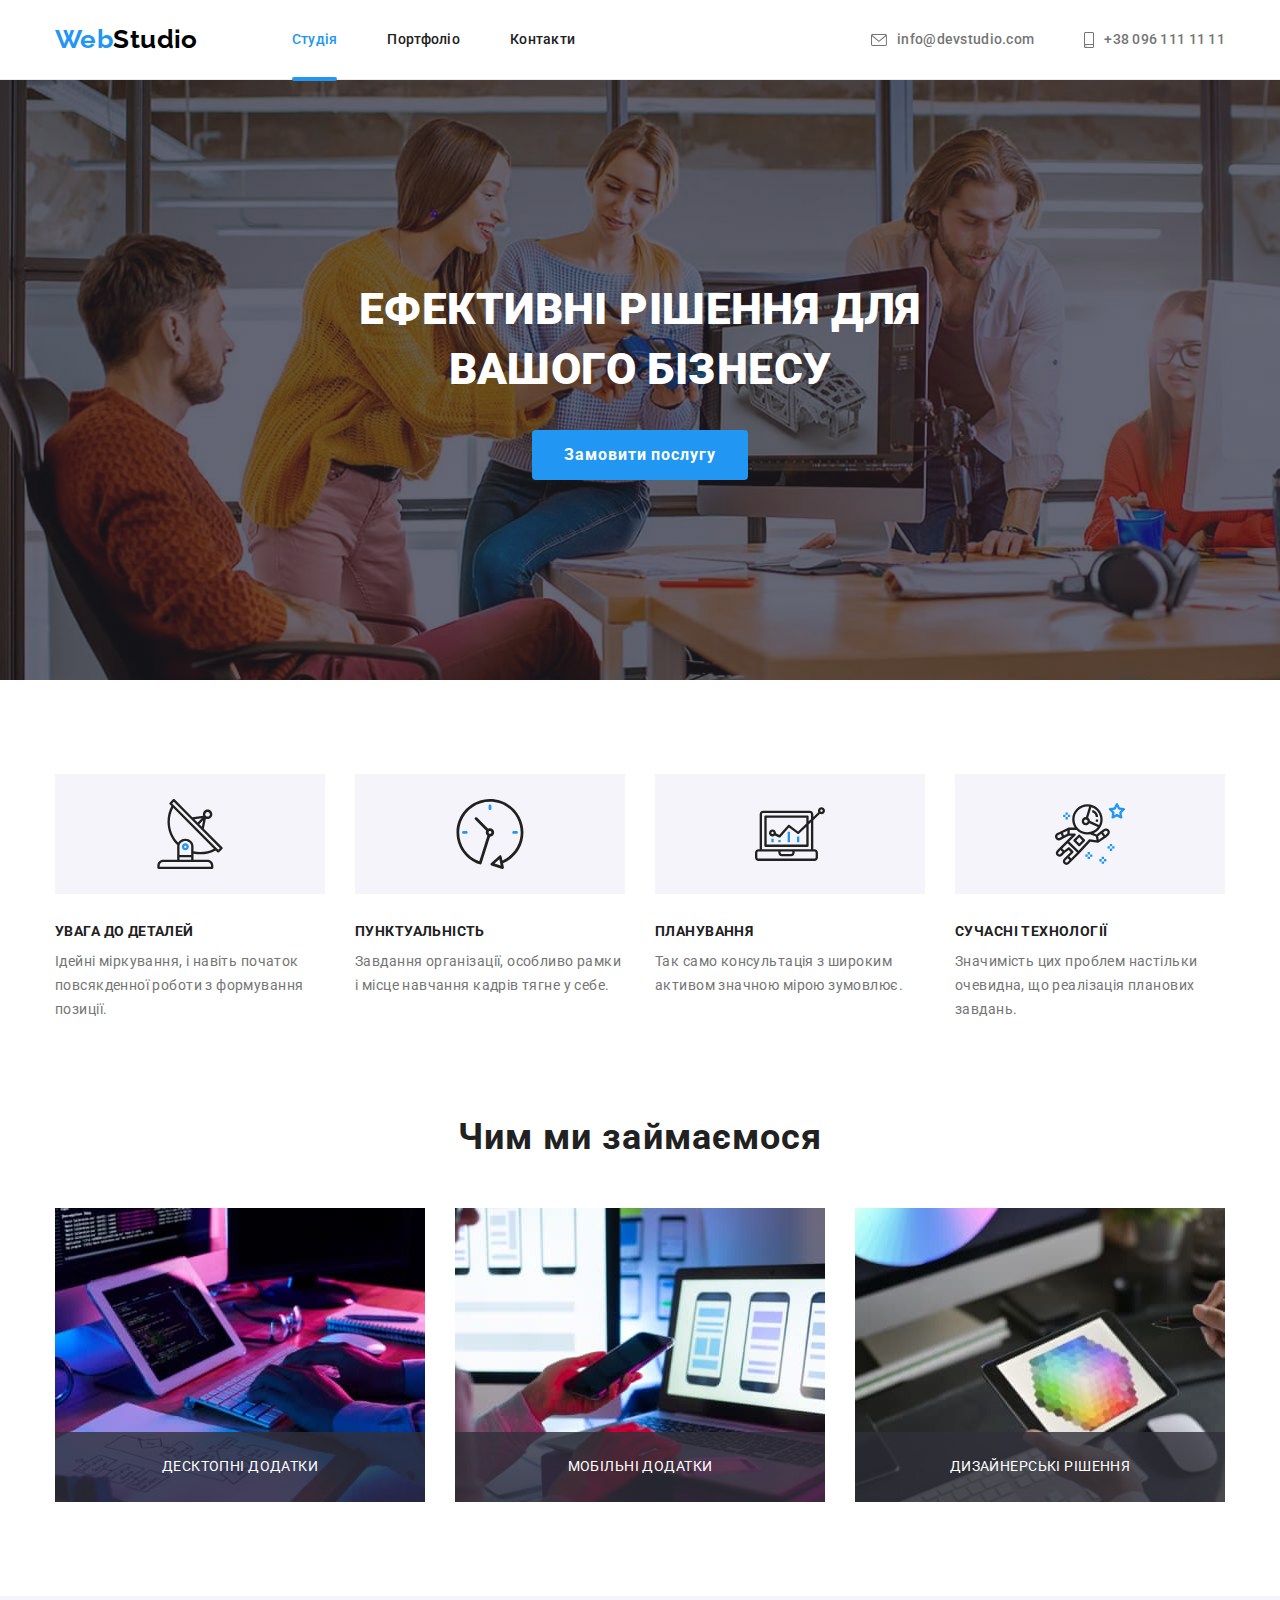
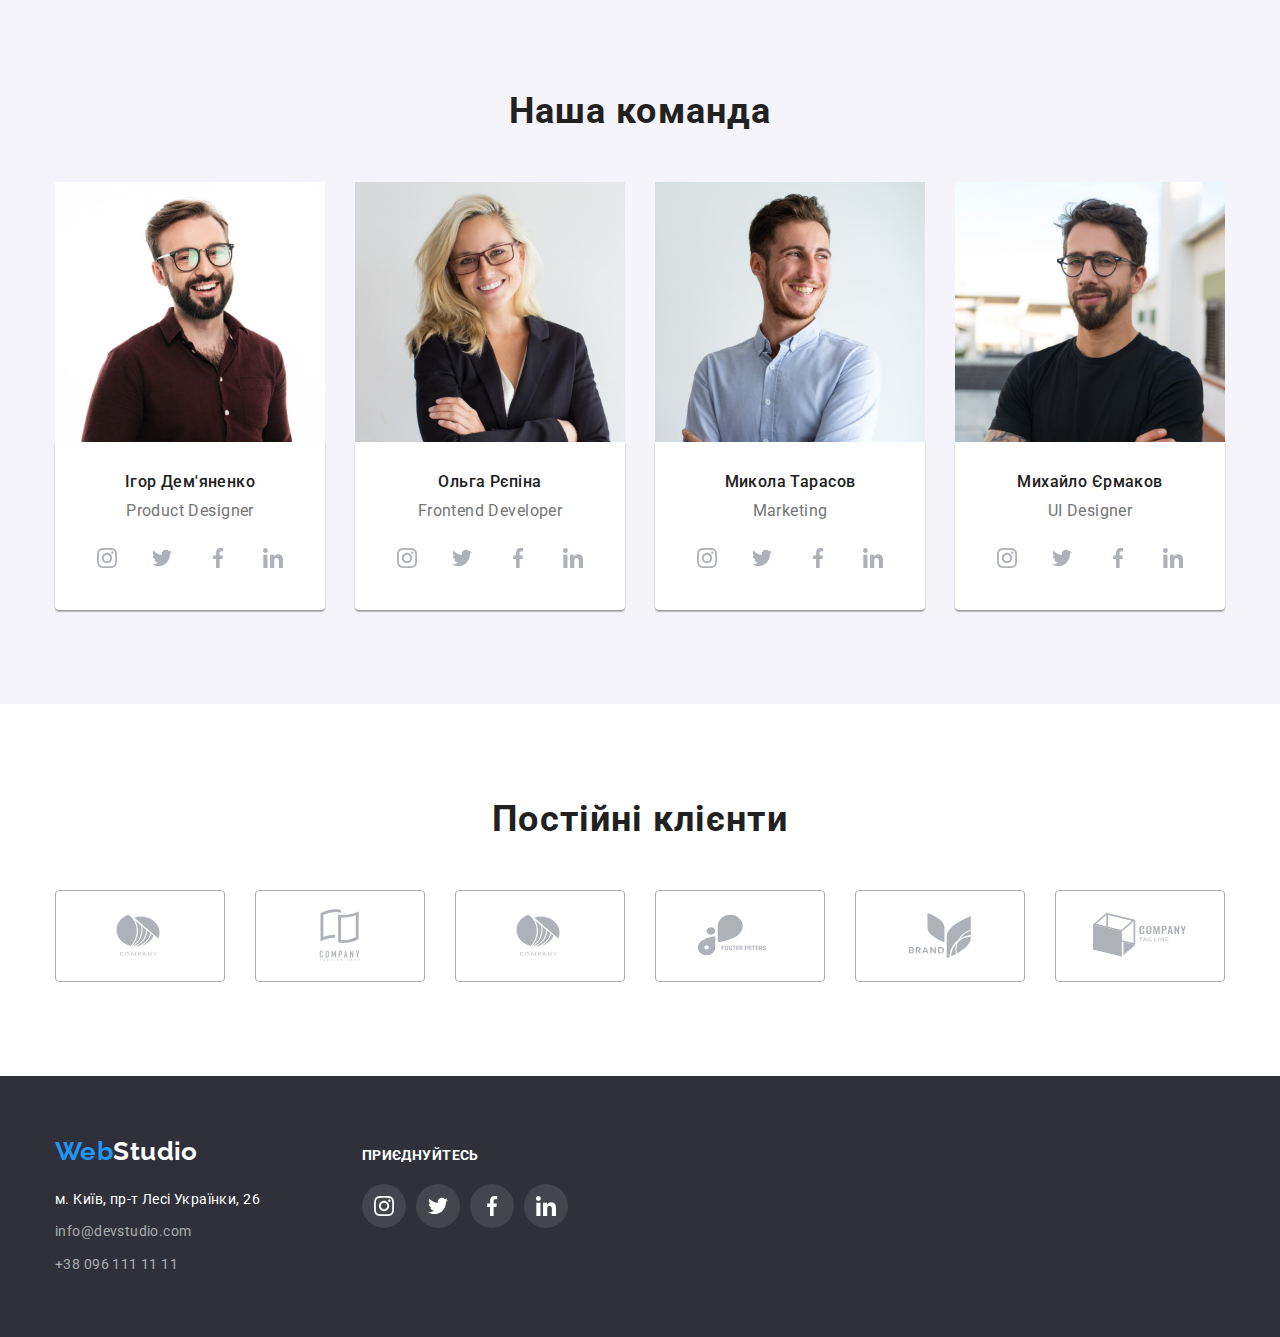
<file: index.html>
<!DOCTYPE html>
<html lang="uk">
<head>
    <meta charset="UTF-8">
    <meta http-equiv="X-UA-Compatible" content="IE=edge">
    <meta name="viewport" content="width=device-width, initial-scale=1.0">
    <title>WebStudio</title>
    <link rel="stylesheet" href="https://cdnjs.cloudflare.com/ajax/libs/modern-normalize/1.1.0/modern-normalize.min.css">
    <link rel="preconnect" href="https://fonts.googleapis.com">
    <link rel="preconnect" href="https://fonts.gstatic.com" crossorigin>
    <link href="https://fonts.googleapis.com/css2?family=Raleway:wght@700&family=Roboto:wght@400;500;700;900&display=swap" rel="stylesheet">
    <link rel="stylesheet" href="./css/styles.css">
</head>
<body>
<header class="header">
    <div class="header-container container">
        <nav class="header-nav">
            <a class="logo link" href="./index.html" lang="en">
                <span class="accent">Web</span><span class="text">Studio</span>
            </a>
            <ul class="site-nav list">
                <li class="site-nav-item">
                <a class="site-nav-link link current" href="./index.html">Студія</a>
                </li>
                <li class="site-nav-item">
                <a class="site-nav-link link" href="./portfolio.html">Портфоліо</a>
                </li>
                <li class="site-nav-item">
                <a class="site-nav-link link" href="#">Контакти</a>
                </li>
            </ul>
        </nav>
        <ul class="contacts list">
            <li class="contacts-item">
                <a class="contacts-link link" href="mailto:info@devstudio.com">
                    <svg class="contacts-icon icon" width="16" height="12">
                        <use href="./images/icons.svg#icon-email"></use>
                    </svg>
                    info@devstudio.com
                </a>
            </li>
            <li class="contacts-item">
                <a class="contacts-link link" href="tel:+380961111111">
                    <svg class="contacts-icon icon" width="10" height="16">
                        <use href="./images/icons.svg#icon-phone"></use>
                    </svg>
                    +38 096 111 11 11
                </a>
            </li>
        </ul>
    </div>
</header>

<main>
    <section class="hero">
        <div class="container">
            <h1 class="main">Ефективні рішення для вашого бізнесу</h1>
            <button class="button" type="button" data-modal-open>Замовити послугу</button>
        </div>
    </section>

    <section class="characteristic section">
        <div class="container">
            <h2 class="visually-hidden">Особливості</h2>
            <ul class="distinction-list list">
                <li class="dist-list-item">
                   <div class="dist-list-container">
                    <div class="icon-container">
                        <svg class="characteristic-icon icon" width="70" height="70">
                            <use href="./images/icons.svg#icon-antenna"></use>
                        </svg>
                    </div>
                       <h3 class="example-title title">Увага до деталей</h3>
                       <p class="point">Ідейні міркування, і навіть початок повсякденної роботи з формування позиції.</p>
                   </div>
                </li>
                <li class="dist-list-item">
                    <div class="dist-list-container">
                        <div class="icon-container">
                            <svg class="characteristic-icon icon" width="70" height="70">
                                <use href="./images/icons.svg#icon-clock"></use>
                            </svg>  
                        </div>
                        <h3 class="title">Пунктуальність</h3>
                        <p class="point">Завдання організації, особливо рамки і місце навчання кадрів тягне у себе.</p>
                    </div>
                </li>
                <li class="dist-list-item">
                    <div class="dist-list-container">
                        <div class="icon-container">
                            <svg class="characteristic-icon icon" width="70" height="70">
                                <use href="./images/icons.svg#icon-diagram"></use>
                            </svg> 
                        </div>
                        <h3 class="title">Планування</h3>
                        <p class="point">Так само консультація з широким активом значною мірою зумовлює.</p>
                    </div>
                </li>
                 <li class="dist-list-item">
                    <div class="dist-list-container">
                        <div class="icon-container">
                            <svg class="characteristic-icon icon" width="70" height="70">
                                <use href="./images/icons.svg#icon-astronaut"></use>
                            </svg> 
                        </div>
                        <h3 class="title">Сучасні технології</h3>
                        <p class="point">Значимість цих проблем настільки очевидна, що реалізація планових завдань.</p>
                    </div>
                </li>
            </ul>
        </div>
    </section>

    <section class="essential section">
        <div class="container">
            <h2 class="title">Чим ми займаємося</h2>
            <ul class="images-list list">
                <li class="images-list-item">
                    <img class="img" src="./images/img1.jpg" alt="Десктопні додатки" width=370>
                    <div class="essential-text-container">
                        <p class="essential-text">Десктопні додатки</p>
                    </div>
                </li>
                <li class="images-list-item">
                    <img class="img" src="./images/img2.jpg" alt="Мобільні додатки" width=370>
                    <div class="essential-text-container">
                        <p class="essential-text">Мобільні додатки</p>
                    </div>
                </li>
                <li class="images-list-item">
                    <img class="img" src="./images/img3.jpg" alt="Дизайнерскі рішення" width=370>
                    <div class="essential-text-container">
                        <p class="essential-text">Дизайнерські рішення</p>
                    </div>
                </li>
            </ul>
        </div>
    </section>

    <section class="team section">
        <div class="container">
            <h2 class="title">Наша команда</h2>
            <ul class="team-list list">
                <li class="team-list-item">
                    <img class="img" src="./images/img4.jpg" alt="Игорь Демьяненко" width=270>
                    <div class="team-list-container">
                        <h3 class="people">Ігор Дем'яненко</h3>
                        <p class="texts" lang="en">Product Designer</p>
                        <ul class="social-networks list">
                            <li class="social-networks-item">
                                <a class="social-network-link" href="#instagram">
                                    <svg class="social-network-icon icon" width="20" height="20">
                                        <use href="./images/icons.svg#icon-instagram"></use>
                                    </svg>
                                </a>
                            </li>
                            <li class="social-networks-item">
                                <a class="social-network-link" href="#twitter">
                                    <svg class="social-network-icon icon" width="20" height="20">
                                       <use href="./images/icons.svg#icon-twitter"></use>
                                    </svg>
                                </a>
                            </li>
                            <li class="social-networks-item">
                                <a class="social-network-link" href="#facebook">
                                    <svg class="social-network-icon icon" width="20" height="20">
                                        <use href="./images/icons.svg#icon-facebook"></use>
                                    </svg>
                                </a>
                            </li>
                            <li class="social-networks-item">
                                <a class="social-network-link" href="#linkedin">
                                    <svg class="social-network-icon icon" width="20" height="20">
                                        <use href="./images/icons.svg#icon-linkedin"></use>
                                    </svg>
                                </a>
                            </li>
                        </ul>
                    </div>
                </li>
                <li class="team-list-item">
                    <img class="img" src="./images/img5.jpg" alt="Ольга Репина" width=270>
                    <div class="team-list-container">
                        <h3 class="people">Ольга Рєпіна</h3>
                        <p class="texts" lang="en">Frontend Developer</p>
                        <ul class="social-networks list">
                            <li class="social-networks-item">
                                <a class="social-network-link" href="#instagram">
                                    <svg class="social-network-icon" width="20" height="20">
                                        <use href="./images/icons.svg#icon-instagram"></use>
                                    </svg>
                                </a>
                            </li>
                            <li class="social-networks-item">
                                <a class="social-network-link" href="#twitter">
                                    <svg class="social-network-icon" width="20" height="20">
                                        <use href="./images/icons.svg#icon-twitter"></use>
                                    </svg>
                                </a>
                            </li>
                            <li class="social-networks-item">
                                <a class="social-network-link" href="#facebook">
                                    <svg class="social-network-icon" width="20" height="20">
                                        <use href="./images/icons.svg#icon-facebook"></use>
                                    </svg>
                                </a>
                            </li>
                            <li class="social-networks-item">
                                <a class="social-network-link" href="#linkedin">
                                    <svg class="social-network-icon" width="20" height="20">
                                        <use href="./images/icons.svg#icon-linkedin"></use>
                                    </svg>
                                </a>
                            </li>
                        </ul>
                    </div>
                </li>
                <li class="team-list-item">
                   <img class="img" src="./images/img6.jpg" alt="Николай Тарасов" width=270>
                   <div class="team-list-container">
                       <h3 class="people">Микола Тарасов</h3>
                       <p class="texts" lang="en">Marketing</p>
                       <ul class="social-networks list">
                            <li class="social-networks-item">
                                <a class="social-network-link" href="#instagram">
                                    <svg class="social-network-icon" width="20" height="20">
                                        <use href="./images/icons.svg#icon-instagram"></use>
                                    </svg>
                                </a>
                            </li>
                            <li class="social-networks-item">
                                <a class="social-network-link" href="#twitter">
                                    <svg class="social-network-icon" width="20" height="20">
                                       <use href="./images/icons.svg#icon-twitter"></use>
                                    </svg>
                                </a>
                            </li>
                            <li class="social-networks-item">
                                <a class="social-network-link" href="#facebook">
                                    <svg class="social-network-icon" width="20" height="20">
                                        <use href="./images/icons.svg#icon-facebook"></use>
                                    </svg>
                                </a>
                            </li>
                            <li class="social-networks-item">
                                <a class="social-network-link" href="#linkedin">
                                    <svg class="social-network-icon" width="20" height="20">
                                        <use href="./images/icons.svg#icon-linkedin"></use>
                                    </svg>
                                </a>
                            </li>
                        </ul>
                    </div>
                </li>
                <li class="team-list-item">
                    <img class="img" src="./images/img7.jpg" alt="Михаил Ермаков" width=270>
                    <div class="team-list-container">
                        <h3 class="people">Михайло Єрмаков</h3>
                        <p class="texts" lang="en">UI Designer</p>
                        <ul class="social-networks list">
                            <li class="social-networks-item">
                                <a class="social-network-link" href="#instagram">
                                    <svg class="social-network-icon" width="20" height="20">
                                        <use href="./images/icons.svg#icon-instagram"></use>
                                    </svg>
                                </a>
                            </li>
                            <li class="social-networks-item">
                                <a class="social-network-link" href="#twitter">
                                    <svg class="social-network-icon" width="20" height="20">
                                        <use href="./images/icons.svg#icon-twitter"></use>
                                    </svg>
                                </a>
                            </li>
                            <li class="social-networks-item">
                                <a class="social-network-link" href="#facebook">
                                    <svg class="social-network-icon" width="20" height="20">
                                        <use href="./images/icons.svg#icon-facebook"></use>
                                    </svg>
                                </a>
                            </li>
                            <li class="social-networks-item">
                                <a class="social-network-link" href="#linkedin">
                                    <svg class="social-network-icon" width="20" height="20">
                                        <use href="./images/icons.svg#icon-linkedin"></use>
                                    </svg>
                                </a>
                            </li>
                        </ul>
                    </div>
                </li>
            </ul>
        </div>
        
    </section>

    <section class="clients section">
        <div class="container">
            <h2 class="title">Постійні клієнти</h2>
            <ul class="clients-list list">
                <li class="clients-list-item">
                    <a class="clients-list-link" href="#">
                        <svg class="clients-list-icon icon" width="106" height="60">
                            <use href="./images/icons.svg#icon-logocompany"></use>
                        </svg>
                    </a>
                </li>
                <li class="clients-list-item">
                    <a class="clients-list-link" href="#">
                        <svg class="clients-list-icon icon" width="106" height="60">
                            <use href="./images/icons.svg#icon-logotagline"></use>
                        </svg>
                    </a>
                </li>
                <li class="clients-list-item">
                    <a class="clients-list-link" href="#">
                        <svg class="clients-list-icon icon" width="106" height="60">
                            <use href="./images/icons.svg#icon-logocompany"></use>
                        </svg>
                    </a>
                </li>
                <li class="clients-list-item">
                    <a class="clients-list-link" href="#">
                        <svg class="clients-list-icon icon" width="106" height="60">
                            <use href="./images/icons.svg#icon-logofoster"></use>
                        </svg>
                    </a>
                </li>
                <li class="clients-list-item">
                    <a class="clients-list-link" href="#">
                        <svg class="clients-list-icon icon" width="106" height="60">
                            <use href="./images/icons.svg#icon-logobrand"></use>
                        </svg>
                    </a>
                </li>
                <li class="clients-list-item">
                    <a class="clients-list-link" href="#">
                        <svg class="clients-list-icon icon" width="106" height="60">
                            <use href="./images/icons.svg#icon-logotagcom"></use>
                        </svg>
                    </a>
                </li>
            </ul>
        </div>
    </section>
</main>

<footer class="footer">
    <div class="container">
        <div class="footer-nav">
            <a href="./index.html" class="footer-logo logo link" lang="en">
                <span class="accent">Web</span><span class="text">Studio</span>
            </a>
            <address>
                <ul class="address list">
                    <li class="address-list-item">
                        <a class="fact link" href="https://goo.gl/maps/kG6ZxLyjDZMwMeht5" target="_blank"
                            rel="noreferrer noopener">м. Київ, пр-т Лесі Українки, 26</a>
                    </li>
                    <li class="address-list-item">
                        <a class="mail link" href="mailto:info@devstudio.com">info@devstudio.com</a>
                    </li>
                    <li class="address-list-item">
                        <a class="tel link" href="tel:+380961111111">+38 096 111 11 11</a>
                    </li>
                </ul>
            </address>
        </div>
        <div class="footer-social-networks">
            <p class="title">Приєднуйтесь</p>
            <ul class="social-networks list">
                <li class="social-networks-item">
                    <a class="social-network-link" href="#instagram">
                        <svg class="social-network-icon" width="20" height="20">
                            <use href="./images/icons.svg#icon-instagram"></use>
                        </svg>
                    </a>
                </li>
                <li class="social-networks-item">
                    <a class="social-network-link" href="#twitter">
                        <svg class="social-network-icon" width="20" height="20">
                            <use href="./images/icons.svg#icon-twitter"></use>
                        </svg>
                    </a>
                </li>
                <li class="social-networks-item">
                    <a class="social-network-link" href="#facebook">
                        <svg class="social-network-icon" width="20" height="20">
                            <use href="./images/icons.svg#icon-facebook"></use>
                        </svg>
                    </a>
                </li>
                <li class="social-networks-item">
                    <a class="social-network-link" href="#linkedin">
                        <svg class="social-network-icon" width="20" height="20">
                            <use href="./images/icons.svg#icon-linkedin"></use>
                        </svg>
                    </a>
                </li>
            </ul>
        </div>
    </div>
</footer>

    <div class="backdrop is-hidden" data-modal>
        <div class="modal">
            <button type="button" class="close-icon-button" data-modal-close>
                <svg class="close-icon" width="11" height="11">
                    <use href="./images/icons.svg#close-icon"></use>
                </svg>
            </button>

        </div>
    </div>

<script src="./js/modal.js"></script>
</body>
</html>
</file>
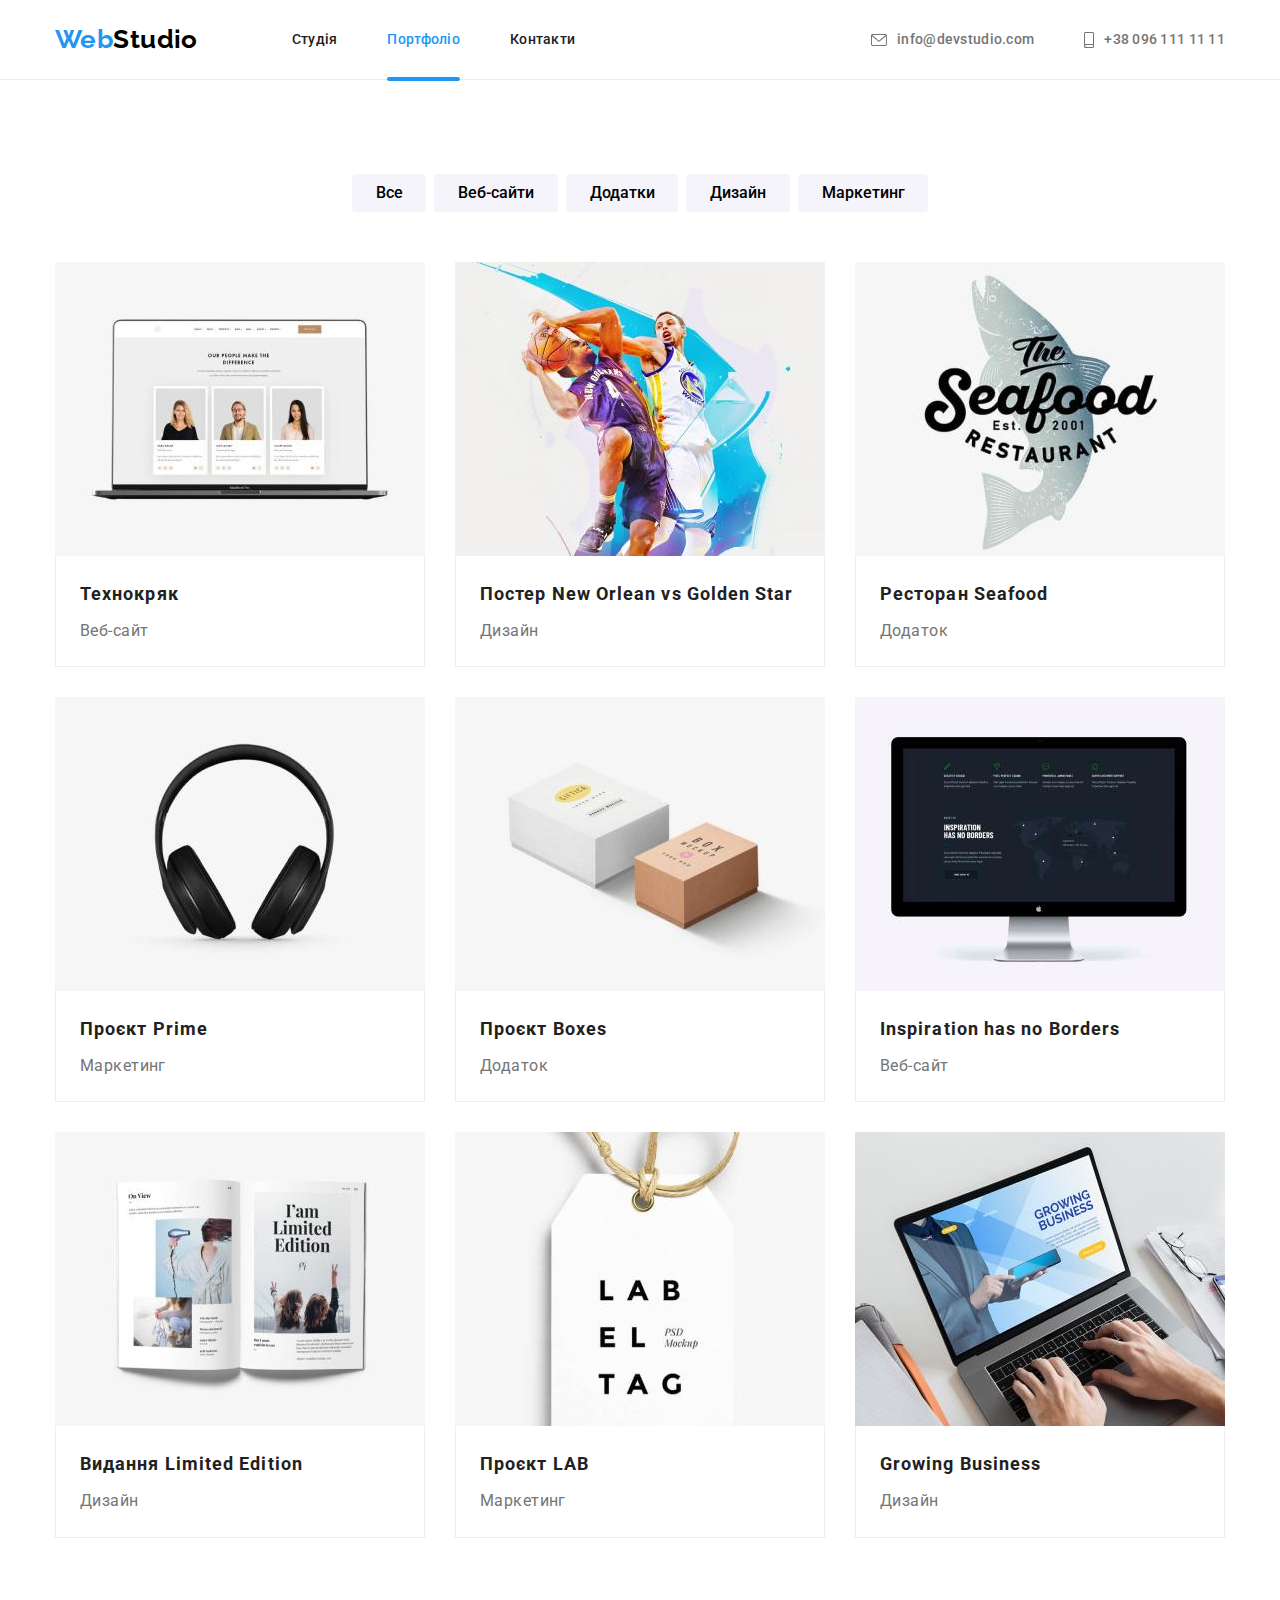
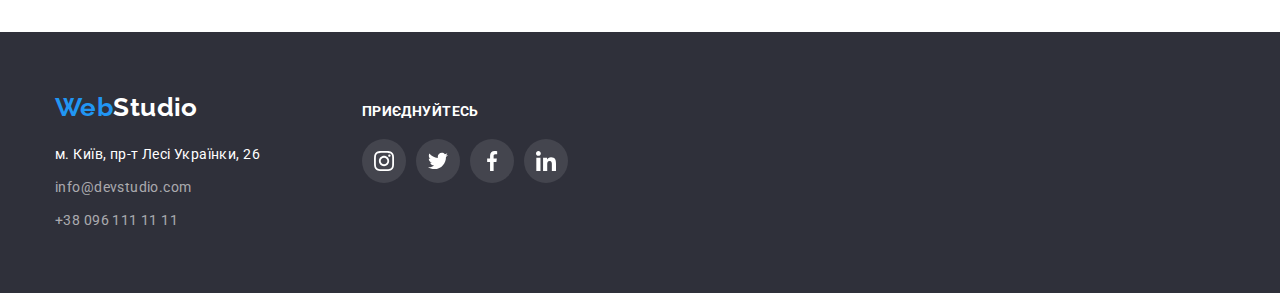
<file: portfolio.html>
<!DOCTYPE html>
<html lang="uk">
<head>
    <meta charset="UTF-8">
    <meta http-equiv="X-UA-Compatible" content="IE=edge">
    <meta name="viewport" content="width=device-width, initial-scale=1.0">
    <title>Portfolio</title>
    <link rel="stylesheet" href="https://cdnjs.cloudflare.com/ajax/libs/modern-normalize/1.1.0/modern-normalize.min.css">
    <link rel="preconnect" href="https://fonts.googleapis.com">
    <link rel="preconnect" href="https://fonts.gstatic.com" crossorigin>
    <link href="https://fonts.googleapis.com/css2?family=Raleway:wght@700&family=Roboto:wght@400;500;700;900&display=swap" rel="stylesheet">
    <link rel="stylesheet" href="./css/styles.css">
</head>
<body>
<header class="header">
    <div class="header-container container">
        <nav class="header-nav"> 
            <a class="logo link" href="./index.html" lang="en">
                <span class="accent">Web</span><span class="text">Studio</span>
            </a>
            <ul class="site-nav list">
                <li class="site-nav-item"> 
                    <a class="site-nav-link link" href="./index.html">Студія</a>
                </li>
                <li class="site-nav-item">
                    <a class="site-nav-link link current" href="./portfolio.html">Портфоліо</a>
                </li>
                <li class="site-nav-item">
                    <a class="site-nav-link link" href="#">Контакти</a>
                </li>
            </ul>
        </nav>
        <ul class="contacts list">
            <li class="contacts-item">
                <a class="contacts-link link" href="mailto:info@devstudio.com">
                    <svg class="contacts-icon icon" width="16" height="12">
                        <use href="./images/icons.svg#icon-email"></use>
                    </svg>
                    info@devstudio.com
                </a>
            </li>
            <li class="contacts-item">
                <a class="contacts-link link" href="tel:+380961111111">
                    <svg class="contacts-icon icon" width="10" height="16">
                        <use href="./images/icons.svg#icon-phone"></use>
                    </svg>
                    +38 096 111 11 11
                </a>
            </li>
        </ul>
    </div>
</header>

<main>
<section class="portfolio section">
    <div class="container">
        <h1 class="visually-hidden">Портфоліо</h1>
        <ul class="buttons list">
            <li class="port-btn-list-item">
                <button class="port-btn button-all" type="button">Все</button>
            </li>
            <li class="port-btn-list-item">
                <button class="port-btn button-veb" type="button">Веб-сайти</button>
            </li>
            <li class="port-btn-list-item">
                <button class="port-btn button-app" type="button">Додатки</button>
            </li>
            <li class="port-btn-list-item">
                <button class="port-btn button-des" type="button">Дизайн</button>
            </li>
            <li class="port-btn-list-item">
                <button class="port-btn button-mar" type="button">Маркетинг</button>
            </li>
        </ul>
        <ul class="example-list list">
            <li class="port-list-item">
                <a class="port-link link" href="#">
                    <div class="position-text-container">
                        <img class="port-img img" src="./images/img2.1.jpg" alt="Веб-сайт Технокряк " width="370">
                        <p class="position-text"> Ресурс пропонує комплексні пропозиції з різним рівнем функціоналу та сервісів. Все це дозволить відвідувачу отримати
                    вичерпні відомості про компанію чи приватну особу.</p>
                    </div>
                    <div class="port-wrapper">
                        <h2 class="subtitle">Технокряк</h2>
                        <p class="lists">Веб-сайт</p>
                    </div>
                </a>
            </li>
            <li class="port-list-item">
                <a class="port-link link" href="#">
                    <img class="port-img img" src="./images/img2.2.jpg" alt="Дизайн постера" width="370">
                    <div class="port-wrapper">
                        <h2 class="subtitle">Постер<span lang="en"> New Orlean vs Golden Star</span></h2>
                        <p class="lists">Дизайн</p>
                    </div>
                </a>
            </li>
            <li class="port-list-item">
                <a class="port-link link" href="#">
                    <img class="port-img img" src="./images/img2.3.jpg" alt="Додаток Seafood" width="370">
                    <div class="port-wrapper">
                        <h2 class="subtitle">Ресторан<span lang="en"> Seafood</h2>
                        <p class="lists">Додаток</p>
                    </div>
                </a>
            </li>
            <li class="port-list-item">
                <a class="port-link link" href="#">
                    <img class="port-img img" src="./images/img2.4.jpg" alt="Маркетинг Проект Prime" width="370">
                    <div class="port-wrapper">
                        <h2 class="subtitle">Проєкт <span lang="en">Prime</span></h2>
                        <p class="lists">Маркетинг</p>
                    </div>
                </a>
            </li>
            <li class="port-list-item">
                <a class="port-link link" href="#">
                    <img class="port-img img" src="./images/img2.5.jpg" alt="Додаток Boxes" width="370">
                    <div class="port-wrapper">
                        <h2 class="subtitle">Проєкт <span lang="en">Boxes</span></h2>
                        <p class="lists">Додаток</p>
                    </div>
                </a>
            </li>
            <li class="port-list-item">
                <a class="port-link link" href="#">
                    <img class="port-img img" src="./images/img2.6.jpg" alt="Веб-сайт Inspiration has no Borders" width="370">
                    <div class="port-wrapper">
                        <h2 class="subtitle" lang="en">Inspiration has no Borders</h2>
                        <p class="lists">Веб-сайт</p>
                    </div>
                </a>
            </li>
            <li class="port-list-item">
                <a class="port-link link" href="#">
                    <img class="port-img img" src="./images/img2.7.jpg" alt="Дизайн видання Limited Edition" width="370">
                   <div class="port-wrapper">
                    <h2 class="subtitle">Видання<span lang="en"> Limited Edition</span></h2>
                    <p class="lists">Дизайн</p>
                   </div>
                </a>
            </li>
            <li class="port-list-item">
                <a class="port-link link" href="#">
                    <img class="port-img img" src="./images/img2.8.jpg" alt="Маркетинг проєкта LAB" width="370">
                    <div class="port-wrapper">
                        <h2 class="subtitle">Проєкт<span lang="en"> LAB</span></h2>
                        <p class="lists">Маркетинг</p>
                    </div>
                </a>
            </li>
            <li class="port-list-item">
                <a class="port-link link" href="#">
                    <img class="port-img img" src="./images/img2.9.jpg" alt="Growing Business додаток" width="370">
                    <div class="port-wrapper">
                        <h2 class="subtitle" lang="en">Growing Business</h2>
                        <p class="lists">Дизайн</p>
                    </div>
                </a>
            </li>
        </ul>
    </div>
</section>
</main>   

<footer class="footer">
    <div class="container">
        <div class="footer-nav">
            <a href="./index.html" class="footer-logo logo link" lang="en">
                <span class="accent">Web</span><span class="text">Studio</span>
            </a>
            <address>
                <ul class="address list">
                    <li class="address-list-item">
                        <a class="fact link" href="https://goo.gl/maps/kG6ZxLyjDZMwMeht5" target="_blank"
                            rel="noreferrer noopener">м. Київ, пр-т Лесі Українки, 26</a>
                    </li>
                    <li class="address-list-item">
                        <a class="mail link" href="mailto:info@devstudio.com">info@devstudio.com</a>
                    </li>
                    <li class="address-list-item">
                        <a class="tel link" href="tel:+380961111111">+38 096 111 11 11</a>
                    </li>
                </ul>
            </address>
        </div>
        <div class="footer-social-networks">
            <p class="title">Приєднуйтесь</p>
            <ul class="social-networks list">
                <li class="social-networks-item">
                    <a class="social-network-link" href="#instagram">
                        <svg class="social-network-icon" width="20" height="20">
                            <use href="./images/icons.svg#icon-instagram"></use>
                        </svg>
                    </a>
                </li>
                <li class="social-networks-item">
                    <a class="social-network-link" href="#twitter">
                        <svg class="social-network-icon" width="20" height="20">
                            <use href="./images/icons.svg#icon-twitter"></use>
                        </svg>
                    </a>
                </li>
                <li class="social-networks-item">
                    <a class="social-network-link" href="#facebook">
                        <svg class="social-network-icon" width="20" height="20">
                            <use href="./images/icons.svg#icon-facebook"></use>
                        </svg>
                    </a>
                </li>
                <li class="social-networks-item">
                    <a class="social-network-link" href="#linkedin">
                        <svg class="social-network-icon" width="20" height="20">
                            <use href="./images/icons.svg#icon-linkedin"></use>
                        </svg>
                    </a>
                </li>
            </ul>
        </div>
    </div>
</footer>

</body>
</html>
</file>
<file: css/styles.css>
/*=====ЗАГАЛЬНІ=====*/ 


:root { 
    --primary-text-color: #757575;
    --title-text-color: #212121;
    --logo-color: #000000;
    --accent-color: #2196F3;
    --secondary-accent-color: #ffffff;
    --hover-button-color: #188CE8;
    --primary-background-color: #E5E5E5;
    --accent-background-color: #C4C4C4;
    --footer-background-color: #2F303A;
    --accent-section-color: #F5F4FA;
    --text-footer-color: rgba(255, 255, 255, 0.6);
    --border-bottom-color: #ECECEC;  
    --border-div-color: #EEEEEE;
    --icon-color: #AFB1B8;
    --primary-text-family: Roboto, sans-serif;
    --accent-text-family: Raleway, sans-serif;
    --primary-timing-function: cubic-bezier(0.4, 0, 0.2, 1);
    
}

body {
    font-family: var(--primary-text-family);
    font-size: 14px;
    letter-spacing: 0.03em;
    color: var(--primary-text-color);
}

.section {
    padding-top: 94px;
    padding-bottom: 94px;
}

.container {
    width: 1200px;
    margin: 0 auto;
    padding-left: 15px;
    padding-right: 15px;

    /*outline: 2px solid red; */
}

.list {
    list-style: none;
    margin-top: 0;
    margin-bottom: 0;
    padding-left: 0;
}

.link {
    text-decoration: none;
}

.img {
    display: block;
}

.characteristic .title,
.essential .title,
.team .title,
.clients .title,
.team .people,
.footer .title,
.example-list .subtitle {
    color: var(--title-text-color);
    font-weight: 700;
    margin-top: 0;
    margin-bottom: 0;

/*outline: 2px solid teal; */
}

.essential .images-list,
.team .team-list,
.clients .clients-list {
    display: flex;
    flex-wrap: wrap;
}

.essential .title,
.team .title,
.clients .title {
    font-size: 36px;
    line-height: 1.17;
    text-align: center;
    letter-spacing: 0.03em;
    margin-bottom: 50px;
}

.characteristic .title,
.essential .essential-text,
.footer .title {
    font-size: 14px;
    line-height: 1.14;
    text-transform: uppercase;
    margin-bottom: 10px;
}

.visually-hidden {
    position: absolute;
    width: 1px;
    height: 1px;
    margin: -1px;
    padding: 0;
    overflow: hidden;
    border: 0;
    clip: rect(0 0 0 0);
}

/*section {
  outline: 3px solid blueviolet;
} 

.icon {
    outline: 1px dashed red;
}*/



 /*=====ШАПКА=====*/



.header { 
    padding-top: 24px;
    padding-bottom: 24px;
    border-bottom: 1px solid var(--border-bottom-color);

    /*outline: 2px solid blueviolet; */
}

.header-container {
    display: flex;
    align-items: center;
    
}

.header-nav {
    display: flex;
    align-items: center;
    background: var(--secondary-accent-color);
}

.logo {
    margin-right: 94px;
    font-family: var(--accent-text-family);
    font-weight: 700;
    font-size: 26px;
    line-height: 1.2;
}

.accent {
    color: var(--accent-color); 
}

.text {
    color: var(--logo-color);  
}

.site-nav,
.contacts {
    display: flex;
    align-items: center;
   
    font-weight: 500;
    line-height: 1.14;
    letter-spacing: 0.02em;
}

.site-nav-item:not(:last-child) {
    margin-right: 50px;
}

.site-nav .link {
    position: relative;
    display: block;
    padding-top: 7px;
    padding-bottom: 7px;
    color: var(--title-text-color);  
    transition: color 250ms c;
}

.site-nav .link.current::after {
    position: absolute;
    top: 52px;
    content: "";
    display: block;
    width: 100%;
    height: 4px;
    border-radius: 2px;
    background-color: var(--accent-color);
}

.contacts {
    margin-left: auto;
}

.contacts-item:not(:last-child) {
    margin-right: 50px;
}


.contacts .contacts-link {
    color: inherit;
    display: flex;
    align-items: center;
    justify-content: center;
    padding-top: 7px;
    padding-bottom: 7px;
    transition: color 250ms var(--primary-timing-function);
}

.contacts .contacts-icon {
   fill: var(--primary-text-color);
   margin-right: 10px;
    transition: fill 250ms var(--primary-timing-function);
}

.site-nav .link.current,
.site-nav .site-nav-link:hover,
.site-nav .site-nav-link:focus,
.contacts .contacts-link:hover,
.contacts .contacts-link:focus {
    color: var(--accent-color);
}

.contacts .contacts-link:hover .contacts-icon {
   fill: var(--accent-color);
}


/*=====ПЕРША СЕКЦІЯ ГЕРОЯ=====*/



.hero {
    background-color: var(--accent-background-color);
    background-image: linear-gradient(to right, rgba(47, 48, 58, 0.4), rgba(47, 48, 58, 0.4)),
    url(../images/hero.jpg);
    background-size: cover;
    max-width: 1600px;
    text-align: center;
    margin: 0 auto;
    padding-top: 200px;
    padding-bottom: 200px;
}

.hero .main {
    width: 696px;
    font-weight: 900;
    font-size: 44px;
    line-height: 1.36;
    text-align: center;
    color: var(--secondary-accent-color);
    text-transform: uppercase; 
    margin-top: 0;
    margin-left: auto;
    margin-right: auto;
    margin-bottom: 30px;

    /*outline: 2px solid teal; */
  
}

.hero .button {
    background-color: var(--accent-color);
    border-radius: 4px;
    color: var(--secondary-accent-color);
    font-family: var(--primary-text-family);
    font-style: normal;
    font-weight: 700;
    font-size: 16px;
    line-height: 1.88;
    letter-spacing: 0.06em;
    padding: 10px 32px;
    min-width: 216px;
    border: 0;
    cursor: pointer;
    transition: background 250ms var(--primary-timing-function), box-shadow 250ms var(--primary-timing-function);
 }

 .hero .button:hover,
 .hero .button:focus {
    background-color: var(--hover-button-color);
    box-shadow: 0px 4px 4px rgba(0, 0, 0, 0.15);
 }



 /*=====ДРУГА СЕКЦІЯ ХАРАКТЕРИСТИКИ=====*/



.characteristic {
    padding-bottom: 0;
}

.characteristic .distinction-list {
    display: flex;
    justify-content: space-between;
}

.characteristic .dist-list-item:not(:last-child) {
    margin-right: 30px;
}

.characteristic .dist-list-container {
    min-width: 270px;
    min-height: 248px;

   /* outline: 2px solid rgb(89, 234, 5);*/
}

.characteristic .icon-container {
    display: flex;
    align-items: center;
    justify-content: center;
    width: 270px;
    height: 120px;
    background-color: var(--accent-section-color);
    margin-bottom: 30px;

    /*outline: 1px dashed rgb(179, 17, 220);*/
}

.characteristic .point {
    line-height: 1.71;
    margin-top: 0;
    margin-bottom: 0;
}



/*=====ТРЕТЯ СЕКЦІЯ ДІЯЛЬНІСТЬ=====*/
 

.essential .images-list {
    justify-content: space-between;
}

.essential .images-list-item {
    position: relative;
}

.essential .essential-text {
    margin: 0;
    text-align: center;
    color: var(--secondary-accent-color);
}

.essential .essential-text-container {
    position: absolute;
   bottom: 0;
    width: 370px;
    height: 70px;
    padding-top: 27px;
    padding-bottom: 27px;
    
    background-color: rgba(47, 48, 58, 0.8);
}



/*=====ЧЕТВЕРТА СЕКЦІЯ КОМАНДА=====*/


.team {
    background-color: var(--accent-section-color);
}

.team .team-list {
    margin-left: -30px;
    margin-top: -30px;
}

.team .team-list-item {
    flex-basis: calc((100% - 120px) / 4);
    margin-left: 30px;
    margin-top: 30px;
}

.team .team-list-container {
    background-color: var(--secondary-accent-color);
    box-shadow: 0px 1px 3px rgba(0, 0, 0, 0.12), 0px 1px 1px rgba(0, 0, 0, 0.14), 0px 2px 1px rgba(0, 0, 0, 0.2);
    border-radius: 0px 0px 4px 4px;
    padding-top: 30px;
    padding-bottom: 30px;

}

.team .people {
    font-weight: 500;
    font-size: 16px;
    line-height: 1.19;
    text-align: center;
    margin-bottom: 10px;
}

.team .texts {
    font-size: 16px;
    line-height: 1.19;
    text-align: center;
    margin-top: 0;
    margin-bottom: 16px;
}
 
.team .social-networks {
    display: flex;
    padding-left: 30px;
    padding-right: 30px;
    justify-content: space-between;


   /* outline: 1px dashed darkred;*/
}

.team .social-network-link,
.footer .social-network-link {
    display: flex;
    justify-content: center;
    align-items: center;
    width: 44px;
    height: 44px;
    border-radius: 50%;
    transition: background-color 250ms var(--primary-timing-function);
                
}

.team .social-network-link:hover,
.team .social-network-link:focus,
.footer .social-network-link:hover,
.footer .social-network-link:focus {
    background-color: var(--accent-color);
}

.team .social-network-icon {
    fill: var(--icon-color);
    transition: fill 250ms var(--primary-timing-function);
}

.team .social-network-link:hover .social-network-icon,
.team .social-network-link:focus .social-network-icon {
    fill: var(--secondary-accent-color);
}




/*=====П'ЯТА СЕКЦІЯ КЛІЄНТИ=====*/


.clients .clients-list {
    justify-content: space-between;
}

.clients .clients-list-link {
    display: flex;
    align-items: center;
    justify-content: center;
    width: 170px;
    height: 92px;
    border: 1px solid var(--icon-color);
    border-radius: 4px;
    transition: border 250ms var(--primary-timing-function);
}

.clients .clients-list-icon {
    fill: var(--icon-color);
    transition: fill 250ms var(--primary-timing-function);
}

.clients .clients-list-link:hover,
.clients .clients-list-link:focus {
    border: 1px solid var(--accent-color);
}

.clients .clients-list-link:hover .clients-list-icon,
.clients .clients-list-link:focus .clients-list-icon {
    fill: var(--accent-color);
}


 /*=====ПІДВАЛ САЙТУ=====*/


.footer {
    background-color: var(--footer-background-color);
    padding-top: 60px;
    padding-bottom: 60px;      
}

.footer .container {
    display: flex;
    align-items: baseline;
}

.footer .footer-nav {
    margin-right: 70px;
}

.footer .footer-social-networks {
    min-width: 206px;
    min-height: 80px;

   /* outline: 1px solid white;*/
}

.footer .title {
    margin-bottom: 20px;
    color: var(--secondary-accent-color);
}


.footer .footer-logo {
    display: inline-block ;
    margin-bottom: 20px;

}

.footer .text {
    color: var(--secondary-accent-color);
}

.footer .address { 
    font-style: normal;
    line-height: 1.71;
}

.footer .fact {
    color: var(--secondary-accent-color);
    text-decoration: none;
    font-style: normal;
}

.address-list-item:not(:last-child) {
    margin-bottom: 9px;
}

.footer .mail,
.footer .tel {
    color: var(--text-footer-color);
    text-decoration: none;
    font-style: normal;
    transition: color 250ms var(--primary-timing-function);
}

.footer .mail:hover,
.footer .mail:focus,
.footer .tel:hover,
.footer .tel:focus {
    color: var(--accent-color);
}

.footer .social-networks {
    display: flex;
    justify-content: space-between;


    /*outline: 1px dashed darkred;*/
}

.footer .social-network-link {
    background-color: rgba(255, 255, 255, 0.1);

}

.footer .social-network-icon {
    fill: var(--secondary-accent-color);
}



/*===== МОДАЛЬНЕ ВІКНО =====*/


.backdrop {
    position: fixed;
    top: 0;
    left: 0;
    width: 100vw;
    height: 100vh;
    background-color: rgba(0, 0, 0, 0.2);
    transition: opacity 250ms var(--primary-timing-function),
              visibility 250ms var(--primary-timing-function);
}

.backdrop.is-hidden {
    opacity: 0;
    pointer-events: none;
    visibility: 0;

}

.modal {
    position: absolute;
    top: 50%;
    left: 50%;
    transform: translate(-50%,-50%);
    width: 528px;
    height: 581px;
    background-color: var(--secondary-accent-color);
    box-shadow: 0px 1px 3px rgba(0, 0, 0, 0.12), 0px 1px 1px rgba(0, 0, 0, 0.14), 0px 2px 1px rgba(0, 0, 0, 0.2);
    border-radius: 4px;
     
}

.close-icon-button {
    position: absolute;
    top: 8px;
    right: 8px;
    display: flex;
    align-items: center;
    justify-content: center;
    width: 30px;
    height: 30px;
    padding: 0;
    border-radius: 50%;
    border: 1px solid rgba(0, 0, 0, 0.1);
    background-color: var(--secondary-accent-color);
    cursor: pointer;
}
    









/*===== ПОРТФОЛІО =====*/


.portfolio .buttons {
    display: flex;
    justify-content: center;
    margin-bottom: 50px;
} 

.buttons .port-btn-list-item:not(:last-child) {
    margin-right: 8px;
}

.buttons .port-btn {
    font-weight: 500;
    font-size: 16px;
    line-height: 1.63; 
    background-color: var(--accent-section-color);
    border-radius: 4px;
    border: 0;
    cursor: pointer;
    padding: 6px 22px;    
    transition: background-color 250ms var(--primary-timing-function),
                color 250ms var(--primary-timing-function),
                box-shadow 250ms var(--primary-timing-function); 
}

.buttons .button-all {
    min-width: 74px;
}

.buttons .button-veb {
    min-width: 124px;
}

.buttons .button-app{
    min-width: 112px;
}

.buttons .button-des{
    min-width: 104px;
}

.buttons .button-mar{
    min-width: 130px;
}

.buttons .port-btn:hover,
.buttons .port-btn:focus {
    background-color: var(--accent-color);
    color: var(--secondary-accent-color);
    box-shadow: 0px 3px 1px rgba(0, 0, 0, 0.1), 0px 1px 2px rgba(0, 0, 0, 0.08), 0px 2px 2px rgba(0, 0, 0, 0.12);
}

.example-list {
    display: flex;
    flex-wrap: wrap;
    margin-left: -30px;
    margin-top: -30px;
}

.port-list-item {
    flex-basis: calc((100% - 90px)/ 3);
    margin-left: 30px;
    margin-top: 30px;


    /*outline: 2px solid teal;*/
}

.position-text-container {
    position: relative;
    overflow: hidden;
}

.position-text-container::before {
    content: "";
    background: rgba(33, 150, 243, 0.9);
}

.position-text {
    padding: 63px 24px 63px 24px;
    margin: 0;
    color: var(--secondary-accent-color);
    font-size: 18px;
    line-height: 1.56;
}

.position-text-container::before,
.position-text {
    position: absolute;
    top: 0;
    left: 0;
    display: block;
    width: 100%;
    height: 100%;
    transform: translateY(100%);
    transition: transform 250ms var(--primary-timing-function);
    
}

.port-link {
    transition: box-shadow 250ms var(--primary-timing-function);
}

.port-link:hover,
.port-link:focus {
    display: block;
    box-shadow: 0px 1px 1px rgba(0, 0, 0, 0.12), 0px 4px 4px rgba(0, 0, 0, 0.06), 1px 4px 6px rgba(0, 0, 0, 0.16);
}

.port-link:hover .position-text-container::before,
.port-link:hover .position-text {
    transform: translateY(0);
}

.port-wrapper {
    border: 1px solid var(--border-div-color);
    border-top: none;
    padding-top: 20px;
    padding-bottom: 20px;
    padding-left: 24px;
    padding-right: 24px;

   /* outline: 2px solid #2196F3;*/
}

.example-list .subtitle {
    font-size: 18px;
    line-height: 2;
    letter-spacing: 0.06em;
    margin-bottom: 4px;
    margin-top: 0;
     
   /*outline: 2px solid teal; */
}

.example-list .lists {
    color: var(--primary-text-color);
    font-size: 16px;
    line-height: 1.88;
    margin-top: 0;
    margin-bottom: 0;
}
</file>
